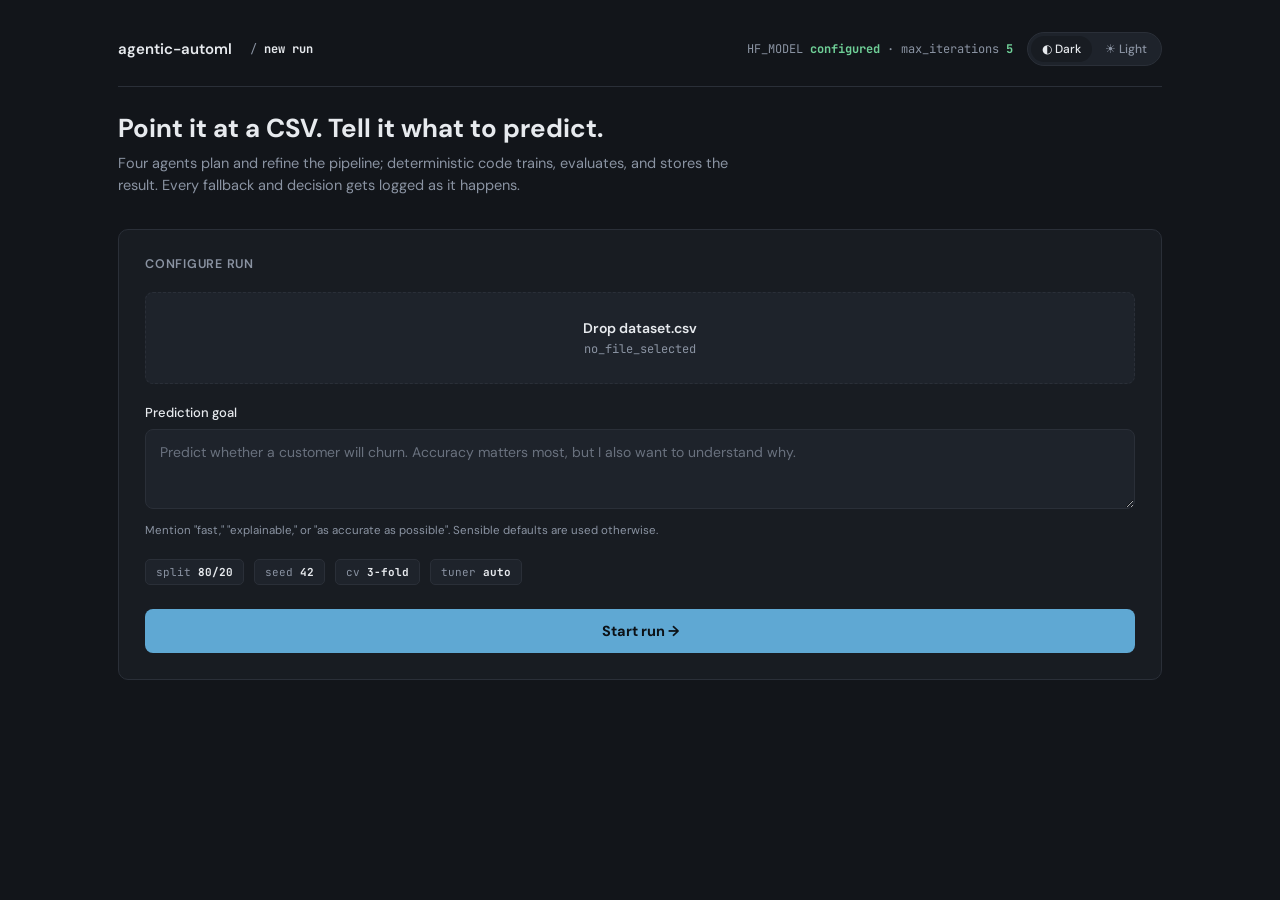
<file: src/agentic_automl/web/static/index.html>
<!doctype html>
<html lang="en" data-theme="dark">
<head>
<meta charset="utf-8">
<meta name="viewport" content="width=device-width, initial-scale=1">
<title>Agentic AutoML - Console</title>
<style>
@import url('https://fonts.googleapis.com/css2?family=DM+Sans:wght@400;500;600;700&family=JetBrains+Mono:wght@400;500;600&display=swap');
:root{--bg:#12151a;--panel:#181c22;--panel2:#1e232b;--line:#2a2f38;--text:#e7eaee;--dim:#8a93a2;--amber:#e3a857;--green:#6fcf97;--blue:#5fa8d3;--danger:#e0788a;--shadow:none}
html[data-theme=light]{--bg:#f6f7f9;--panel:#fff;--panel2:#f1f3f6;--line:#dfe3e8;--text:#181c22;--dim:#667082;--amber:#9c6423;--green:#1f8a5b;--blue:#1d6fa5;--danger:#c24a5d;--shadow:0 1px 2px rgba(20,24,30,.05)}
*{box-sizing:border-box}body{margin:0;background:var(--bg);color:var(--text);font-family:'DM Sans',sans-serif;transition:background .15s,color .15s}.wrap{max-width:1100px;margin:auto;padding:32px 28px 90px}.topbar{display:flex;justify-content:space-between;align-items:center;margin-bottom:8px;padding-bottom:20px;border-bottom:1px solid var(--line)}.brand-group,.top-actions,.theme-toggle,.panel-head,.results-head,.status-row{display:flex;align-items:center}.brand-group{gap:18px}.brand{font-size:15px;font-weight:600}.brand span{color:var(--dim);font-weight:400}.crumb,.env,.chip,.feed,.stat-val,td{font-family:'JetBrains Mono',monospace}.crumb,.env{font-size:12px;color:var(--dim)}.crumb b,.env b{color:var(--text)}.env b{color:var(--green)}.top-actions{gap:14px}.theme-toggle{gap:2px;padding:3px;background:var(--panel2);border:1px solid var(--line);border-radius:20px}.theme-toggle button,.btn{font-family:'DM Sans',sans-serif;cursor:pointer}.theme-toggle button{border:0;background:transparent;color:var(--dim);font-size:12px;padding:5px 11px;border-radius:16px;font-weight:500}.theme-toggle button.active{background:var(--panel);color:var(--text);box-shadow:var(--shadow)}.page{display:none}.page.visible{display:block}h1{font-size:26px;font-weight:700;margin:24px 0 8px;letter-spacing:0}.sub{color:var(--dim);font-size:14.5px;margin:0 0 32px;max-width:650px;line-height:1.5}.panel{background:var(--panel);border:1px solid var(--line);border-radius:10px;padding:26px;box-shadow:var(--shadow)}.panel-head{justify-content:space-between;margin-bottom:20px}.panel-title{font-size:12.5px;font-weight:600;color:var(--dim);text-transform:uppercase;letter-spacing:.06em}.drop{border:1px dashed var(--line);border-radius:8px;padding:26px 18px;text-align:center;cursor:pointer;background:var(--panel2)}.drop:hover,.drop.filled{border-color:var(--green)}.drop-title{font-size:14px;font-weight:600;margin-bottom:4px}.drop-sub{font-size:12px;color:var(--dim);font-family:'JetBrains Mono',monospace}label{display:block;font-size:13px;font-weight:500;margin:20px 0 8px}textarea,input[type=text]{width:100%;background:var(--panel2);border:1px solid var(--line);border-radius:8px;color:var(--text);padding:13px 14px;font:14px 'DM Sans',sans-serif}textarea{min-height:80px;resize:vertical}textarea:focus,input:focus{outline:none;border-color:var(--blue)}textarea::placeholder,input::placeholder{color:var(--dim);opacity:.7}.hint{font-size:11.5px;color:var(--dim);margin-top:8px;line-height:1.5}.env-row{display:flex;gap:10px;margin-top:20px;flex-wrap:wrap}.chip{font-size:11px;background:var(--panel2);border:1px solid var(--line);padding:5px 10px;border-radius:5px;color:var(--dim)}.chip b{color:var(--text)}.btn{margin-top:24px;width:100%;background:var(--blue);color:#0c1116;border:0;padding:13px;border-radius:8px;font-size:14.5px;font-weight:700}.btn:hover{filter:brightness(1.08)}.btn:disabled{opacity:.55;cursor:wait}.btn.secondary{background:var(--panel2);color:var(--text);border:1px solid var(--line)}.btn.ghost{background:transparent;color:var(--dim);border:1px solid var(--line);width:auto;padding:9px 16px;margin-top:0;font-size:13px}.btn.ghost:hover{color:var(--text);border-color:var(--dim)}.feed{font-size:12.5px;line-height:2;max-height:340px;overflow-y:auto}.feed-line{display:flex;gap:10px;animation:appear .25s ease forwards}.feed-time{color:var(--dim);flex-shrink:0;opacity:.7}.feed-tag{flex-shrink:0;width:100px;color:var(--amber)}.feed-tag.plan{color:var(--blue)}.feed-tag.execute{color:#c58fe0}.feed-tag.decision{color:var(--green)}.feed-msg{color:var(--dim)}.feed-msg b{color:var(--text);font-weight:500}@keyframes appear{from{opacity:0;transform:translateY(3px)}to{opacity:1;transform:none}}.status-row{justify-content:space-between;padding-top:16px;margin-top:16px;border-top:1px solid var(--line);font-size:11.5px}.status-row .k{color:var(--dim)}.status-row .v{font-family:'JetBrains Mono',monospace}.dot{display:inline-block;width:7px;height:7px;border-radius:50%;background:var(--green);margin-right:6px}.dot.pulse{animation:pulse 1.4s ease-in-out infinite}@keyframes pulse{50%{opacity:.35}}.status-stat{display:flex;gap:5px}.results{margin-top:26px;opacity:0;max-height:0;overflow:hidden;transition:opacity .4s,max-height .5s}.results.shown{opacity:1;max-height:3000px}.results-head{gap:10px;margin:28px 0 18px}.results-head h2{font-size:16px;margin:0}.badge,.decision-tag{font:11px 'JetBrains Mono',monospace;border:1px solid var(--line);border-radius:12px;padding:3px 9px;color:var(--green);background:var(--panel2)}.stat-grid{display:grid;grid-template-columns:repeat(4,1fr);gap:14px;margin-bottom:22px}.stat{background:var(--panel);border:1px solid var(--line);border-radius:10px;padding:18px;box-shadow:var(--shadow)}.stat-label{font-size:11.5px;color:var(--dim);margin-bottom:8px}.stat-val{font-size:19px;font-weight:600;overflow-wrap:anywhere}.stat-val.accent{color:var(--green)}.detail-grid{display:grid;grid-template-columns:1.2fr 1fr;gap:18px;margin-bottom:18px}table{width:100%;border-collapse:collapse;font-size:13px}th{text-align:left;font-size:11px;text-transform:uppercase;letter-spacing:.04em;color:var(--dim);font-weight:600;padding:8px 10px;border-bottom:1px solid var(--line)}td{padding:9px 10px;border-bottom:1px solid var(--line);font-size:12px}tr:last-child td{border-bottom:0}.decision-tag.refine{color:var(--blue)}.decision-tag.accept{color:var(--green)}.shap-list{display:flex;flex-direction:column;gap:10px}.shap-item{display:flex;align-items:center;gap:10px}.shap-name{font-size:12.5px;width:120px;flex-shrink:0;overflow:hidden;text-overflow:ellipsis}.shap-bar-track{flex:1;height:6px;background:var(--panel2);border-radius:3px;position:relative}.shap-bar-fill{position:absolute;inset:0 auto 0 0;background:var(--blue);border-radius:3px}.shap-val{font:11.5px 'JetBrains Mono',monospace;color:var(--dim);width:46px;text-align:right}.note-box{background:var(--panel2);border:1px solid var(--line);border-radius:8px;padding:14px 16px;font-size:12.5px;color:var(--dim);line-height:1.6}.note-box b{color:var(--text)}.final-actions{display:flex;gap:12px;margin-top:20px}.clarify{margin-top:20px}.error-box{color:var(--danger);border:1px solid var(--danger);padding:12px;border-radius:8px;margin-top:16px}.hidden{display:none!important}@media(max-width:820px){.topbar{align-items:flex-start;gap:16px;flex-direction:column}.env{display:none}.stat-grid{grid-template-columns:repeat(2,1fr)}.detail-grid{grid-template-columns:1fr}}@media(max-width:520px){.wrap{padding:22px 16px 60px}.stat-grid{grid-template-columns:1fr}.status-row{gap:8px;align-items:flex-start;flex-wrap:wrap}.feed-line{gap:6px}.feed-tag{width:78px}.final-actions{flex-direction:column}}
</style>
</head>
<body>
<div class="wrap">
<header class="topbar"><div class="brand-group"><div class="brand">agentic-automl</div><div class="crumb" id="crumb">/ <b>new run</b></div></div><div class="top-actions"><div class="env">HF_MODEL <b>configured</b> · max_iterations <b id="max-iterations">5</b></div><div class="theme-toggle"><button id="btn-dark" class="active" type="button">◐ Dark</button><button id="btn-light" type="button">☀ Light</button></div></div></header>
<section class="page visible" id="page-new"><h1>Point it at a CSV. Tell it what to predict.</h1><p class="sub">Four agents plan and refine the pipeline; deterministic code trains, evaluates, and stores the result. Every fallback and decision gets logged as it happens.</p><div class="panel"><div class="panel-head"><div class="panel-title">Configure run</div></div><input id="file" type="file" accept=".csv" hidden><div class="drop" id="dropzone" role="button" tabindex="0"><div class="drop-title" id="drop-title">Drop dataset.csv</div><div class="drop-sub" id="drop-sub">no_file_selected</div></div><label for="goal-input">Prediction goal</label><textarea id="goal-input" placeholder="Predict whether a customer will churn. Accuracy matters most, but I also want to understand why."></textarea><div class="hint">Mention "fast," "explainable," or "as accurate as possible". Sensible defaults are used otherwise.</div><div class="env-row"><div class="chip">split <b>80/20</b></div><div class="chip">seed <b>42</b></div><div class="chip">cv <b>3-fold</b></div><div class="chip">tuner <b>auto</b></div></div><button class="btn" id="start-btn" type="button">Start run →</button><div id="new-error" class="error-box hidden"></div></div></section>
<section class="page" id="page-run"><button class="btn ghost" id="back-btn" type="button">← New run</button><h1 style="margin-top:18px">Run <span id="run-id" style="color:var(--dim);font:20px 'JetBrains Mono',monospace">#</span></h1><p class="sub" id="run-goal-echo"></p><div class="panel"><div class="panel-head"><div class="panel-title">Agent activity</div><div class="chip"><span class="dot pulse" id="live-dot"></span><span id="live-label">running</span></div></div><div class="feed" id="feed"></div><div class="status-row"><div class="status-stat"><span class="k">iteration</span><span class="v" id="stat-iter">0 / 5</span></div><div class="status-stat"><span class="k">state</span><span class="v" id="stat-state">running</span></div><div class="status-stat"><span class="k">score</span><span class="v" id="stat-score">-</span></div></div></div><div class="clarify panel hidden" id="clarify-card"><div class="panel-title">Target column clarification</div><p id="clarify-question" class="sub" style="margin:14px 0"></p><input id="clarify-answer" type="text" placeholder="Type the exact column name"><button class="btn" id="clarify-btn" type="button">Continue</button></div><div id="run-error" class="error-box hidden"></div><div class="results" id="results"><div class="results-head"><span class="dot"></span><h2>Final report</h2><span class="badge">finalized</span></div><div class="stat-grid" id="stats"></div><div class="detail-grid"><div class="panel"><div class="panel-head"><div class="panel-title">Iteration history</div></div><div style="overflow-x:auto"><table><thead><tr><th>#</th><th>Weakest block</th><th>Score</th><th>Decision</th></tr></thead><tbody id="history"></tbody></table></div><div class="note-box hidden" id="fallback-note" style="margin-top:14px"></div></div><div class="panel"><div class="panel-head"><div class="panel-title">Top features (SHAP)</div></div><div class="shap-list" id="shap-list"></div><div id="no-shap" class="hint hidden">No SHAP summary was generated for this run.</div></div></div><div class="final-actions"><a id="download-link" class="btn" style="text-align:center;text-decoration:none;margin-top:0">Download model (.joblib)</a><button class="btn secondary" id="json-btn" type="button" style="margin-top:0">View full report JSON</button></div></div></section>
</div>
<script>
let currentRunId=null,pollHandle=null,seenActivity=0,lastReport=null;
const $=id=>document.getElementById(id), escapeHtml=value=>String(value??'').replace(/[&<>"']/g,c=>({'&':'&amp;','<':'&lt;','>':'&gt;','"':'&quot;',"'":'&#39;'}[c]));
function setTheme(mode){document.documentElement.dataset.theme=mode;$('btn-dark').classList.toggle('active',mode==='dark');$('btn-light').classList.toggle('active',mode==='light');localStorage.setItem('automl-theme',mode)}
function show(id){$(id).classList.remove('hidden')} function hide(id){$(id).classList.add('hidden')}
function tagClass(tag){return tag==='plan'?'feed-tag plan':tag==='execute'?'feed-tag execute':tag==='decision'?'feed-tag decision':'feed-tag'}
function formatTask(task){return escapeHtml(task).replace(/(score [0-9.]+)/gi,'<b>$1</b>')}
function renderActivity(data){const activity=data.activity_log||[];const feed=$('feed');activity.slice(seenActivity).forEach(item=>{const line=document.createElement('div');line.className='feed-line';line.innerHTML=`<span class="feed-time">${escapeHtml(item.time)}</span><span class="${tagClass(item.tag)}">${escapeHtml(item.tag)}</span><span class="feed-msg">${formatTask(item.message)}</span>`;feed.appendChild(line)});seenActivity=activity.length;feed.scrollTop=feed.scrollHeight}
function setFile(file){if(!file)return;$('file').files.length; $('dropzone').classList.add('filled');$('drop-title').textContent=file.name;$('drop-sub').textContent=`${(file.size/1024).toFixed(0)} KB · ready to upload`}
$('btn-dark').onclick=()=>setTheme('dark');$('btn-light').onclick=()=>setTheme('light');if(localStorage.getItem('automl-theme'))setTheme(localStorage.getItem('automl-theme'));
$('dropzone').onclick=()=>$('file').click();$('dropzone').onkeydown=e=>{if(e.key==='Enter'||e.key===' ')$('file').click()};$('file').onchange=e=>setFile(e.target.files[0]);
$('start-btn').onclick=async()=>{const file=$('file').files[0],goal=$('goal-input').value.trim();if(!file){$('new-error').textContent='Choose a CSV dataset first.';show('new-error');return}if(!goal){$('new-error').textContent='Describe what you want to predict.';show('new-error');return}hide('new-error');$('start-btn').disabled=true;const body=new FormData();body.append('file',file);body.append('goal',goal);try{const res=await fetch('/api/runs',{method:'POST',body});const data=await res.json();if(!res.ok)throw Error(data.detail||'Failed to start run');currentRunId=data.run_id;seenActivity=0;$('run-id').textContent='#'+data.run_id.slice(0,6);$('crumb').innerHTML='/ <b>run #'+data.run_id.slice(0,6)+'</b>';$('run-goal-echo').textContent=goal;$('page-new').classList.remove('visible');$('page-run').classList.add('visible');startPolling()}catch(error){$('new-error').textContent=error.message;show('new-error')}finally{$('start-btn').disabled=false}};
function startPolling(){if(pollHandle)clearInterval(pollHandle);pollHandle=setInterval(fetchStatus,900);fetchStatus()}
async function fetchStatus(){try{const res=await fetch(`/api/runs/${currentRunId}`),data=await res.json();if(!res.ok)throw Error(data.detail||'Could not load run');render(data);if(['finalized','failed','awaiting_clarification'].includes(data.status))clearInterval(pollHandle)}catch(error){$('run-error').textContent=error.message;show('run-error')}}
function render(data){$('max-iterations').textContent=data.max_iterations;renderActivity(data);$('stat-iter').textContent=`${data.iteration} / ${data.max_iterations}`;$('stat-state').textContent=data.status.replaceAll('_',' ');$('live-label').textContent=data.status.replaceAll('_',' ');$('live-dot').classList.toggle('pulse',data.status==='running');const logs=data.iteration_logs||[];const last=logs.at(-1);$('stat-score').textContent=last?Number(last.composite_score).toFixed(3):'-';if(data.status==='awaiting_clarification'){$('clarify-question').textContent=data.clarification_question;show('clarify-card')}if(data.status==='failed'){$('run-error').textContent=data.error||'The run failed.';show('run-error')}if(data.status==='finalized'&&data.final_report){renderReport(data.final_report)}}
$('clarify-btn').onclick=async()=>{const answer=$('clarify-answer').value.trim();if(!answer)return;const body=new FormData();body.append('answer',answer);await fetch(`/api/runs/${currentRunId}/clarify`,{method:'POST',body});hide('clarify-card');startPolling()};
function renderReport(report){if(lastReport===report)return;lastReport=report;const metrics=report.metrics||{};$('stats').innerHTML=[['Model family',report.model_family],['Composite score',Number(report.composite_score).toFixed(3),true],['Weighted F1',metrics.f1_weighted!==undefined?Number(metrics.f1_weighted).toFixed(3):Object.values(metrics)[0]??'-'],['Iterations run',`${(report.run_history||[]).length} / ${$('max-iterations').textContent}`]].map(s=>`<div class="stat"><div class="stat-label">${escapeHtml(s[0])}</div><div class="stat-val${s[2]?' accent':''}">${escapeHtml(s[1])}</div></div>`).join('');$('history').innerHTML=(report.run_history||[]).map(h=>`<tr><td>${h.iteration}</td><td>${escapeHtml(h.weakest_block||'-')}</td><td>${Number(h.composite_score).toFixed(3)}</td><td><span class="decision-tag ${h.decision==='accept'?'accept':'refine'}">${escapeHtml(h.decision)}</span></td></tr>`).join('');const features=report.shap_summary?.top_features||[];if(features.length){const max=Math.max(...features.map(x=>Number(x.mean_abs_shap)||0),1);$('shap-list').innerHTML=features.map(x=>`<div class="shap-item"><div class="shap-name" title="${escapeHtml(x.feature)}">${escapeHtml(x.feature)}</div><div class="shap-bar-track"><div class="shap-bar-fill" style="width:${((Number(x.mean_abs_shap)||0)/max*100).toFixed(0)}%"></div></div><div class="shap-val">${Number(x.mean_abs_shap).toFixed(2)}</div></div>`).join('')}else show('no-shap');const assumptions=report.assumptions||[];if(assumptions.length){$('fallback-note').innerHTML='<b>Run notes:</b> '+assumptions.map(escapeHtml).join(' · ');show('fallback-note')}$('download-link').href=`/api/runs/${report.run_id}/model`;$('json-btn').onclick=()=>{const blob=new Blob([JSON.stringify(report,null,2)],{type:'application/json'}),url=URL.createObjectURL(blob),a=document.createElement('a');a.href=url;a.download=`${report.run_id}-report.json`;a.click();URL.revokeObjectURL(url)};show('results');setTimeout(()=>$('results').scrollIntoView({behavior:'smooth',block:'start'}),250)}
$('back-btn').onclick=()=>{if(pollHandle)clearInterval(pollHandle);currentRunId=null;lastReport=null;seenActivity=0;$('feed').innerHTML='';$('results').classList.remove('shown');$('page-run').classList.remove('visible');$('page-new').classList.add('visible');$('crumb').innerHTML='/ <b>new run</b>'};
</script>
</body>
</html>
</file>
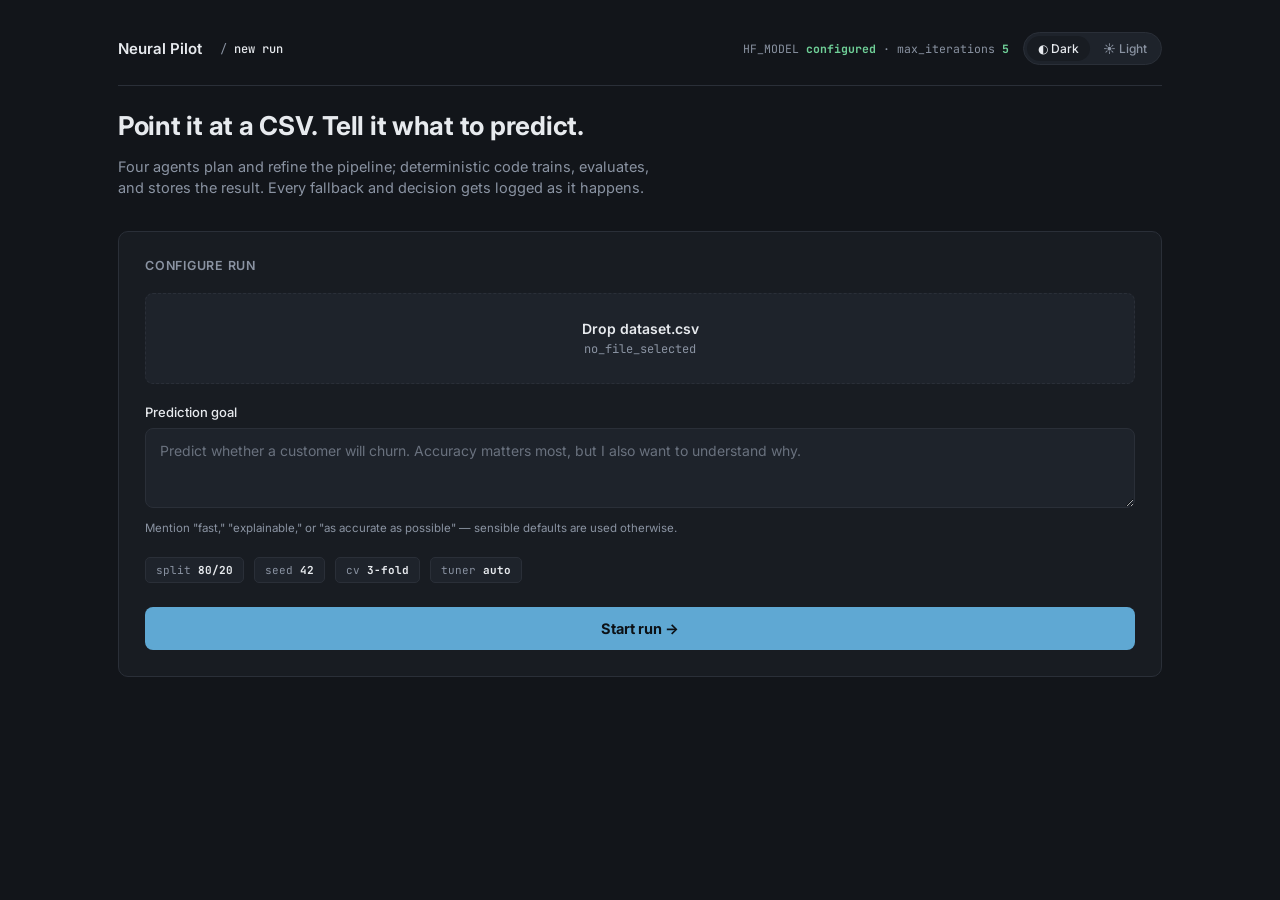
<file: Reference-UI.html>
<!DOCTYPE html>
<html lang="en" data-theme="dark">
<head>
<meta charset="UTF-8">
<title>Neural Pilot — Console</title>
<style>
  @import url('https://fonts.googleapis.com/css2?family=Inter:wght@400;500;600;700&family=JetBrains+Mono:wght@400;500;600&display=swap');

  :root{
    --bg:#12151A;
    --panel:#181C22;
    --panel-2:#1E232B;
    --line:#2A2F38;
    --text:#E7EAEE;
    --dim:#8A93A2;
    --amber:#E3A857;
    --green:#6FCF97;
    --blue:#5FA8D3;
    --danger:#E0788A;
    --shadow: none;
  }
  html[data-theme="light"]{
    --bg:#F6F7F9;
    --panel:#FFFFFF;
    --panel-2:#F1F3F6;
    --line:#DFE3E8;
    --text:#181C22;
    --dim:#667082;
    --amber:#9C6423;
    --green:#1F8A5B;
    --blue:#1D6FA5;
    --danger:#C24A5D;
    --shadow: 0 1px 2px rgba(20,24,30,0.05);
  }

  *{box-sizing:border-box;}
  body{
    margin:0;
    background:var(--bg);
    color:var(--text);
    font-family:'Inter',sans-serif;
    transition:background .15s ease, color .15s ease;
  }
  .wrap{
    max-width:1100px;
    margin:0 auto;
    padding:32px 28px 90px;
  }

  /* Top bar */
  .topbar{
    display:flex;
    justify-content:space-between;
    align-items:center;
    margin-bottom:8px;
    padding-bottom:20px;
    border-bottom:1px solid var(--line);
  }
  .brand-group{display:flex; align-items:center; gap:18px;}
  .brand{font-size:15px;font-weight:600;}
  .brand span{color:var(--dim);font-weight:400;}
  .crumb{
    font-family:'JetBrains Mono',monospace;
    font-size:12px;
    color:var(--dim);
  }
  .crumb b{color:var(--text); font-weight:500;}

  .top-actions{display:flex; align-items:center; gap:14px;}
  .env{
    font-family:'JetBrains Mono',monospace;
    font-size:11.5px;
    color:var(--dim);
  }
  .env b{color:var(--green);}

  .theme-toggle{
    display:flex;
    align-items:center;
    background:var(--panel-2);
    border:1px solid var(--line);
    border-radius:20px;
    padding:3px;
    cursor:pointer;
    gap:2px;
  }
  .theme-toggle button{
    border:none;
    background:transparent;
    color:var(--dim);
    font-size:12px;
    padding:5px 11px;
    border-radius:16px;
    cursor:pointer;
    font-family:'Inter',sans-serif;
    font-weight:500;
    display:flex;
    align-items:center;
    gap:5px;
  }
  .theme-toggle button.active{
    background:var(--panel);
    color:var(--text);
    box-shadow:var(--shadow);
  }

  /* Pages */
  .page{display:none;}
  .page.visible{display:block;}

  h1{
    font-size:26px;
    font-weight:700;
    margin:24px 0 8px;
    letter-spacing:-0.01em;
  }
  .sub{color:var(--dim); font-size:14.5px; margin-bottom:32px; max-width:540px; line-height:1.5;}

  .split{
    display:grid;
    grid-template-columns:1fr 1fr;
    gap:22px;
  }

  .panel{
    background:var(--panel);
    border:1px solid var(--line);
    border-radius:10px;
    padding:26px;
    box-shadow:var(--shadow);
  }
  .panel-head{
    display:flex;
    justify-content:space-between;
    align-items:center;
    margin-bottom:20px;
  }
  .panel-title{
    font-size:12.5px;
    font-weight:600;
    color:var(--dim);
    text-transform:uppercase;
    letter-spacing:0.06em;
  }

  .drop{
    border:1px dashed var(--line);
    border-radius:8px;
    padding:26px 18px;
    text-align:center;
    cursor:pointer;
    background:var(--panel-2);
  }
  .drop:hover{border-color:var(--blue);}
  .drop-title{font-size:14px;font-weight:600;margin-bottom:4px;}
  .drop-sub{font-size:12px;color:var(--dim); font-family:'JetBrains Mono',monospace;}
  .drop.filled{border-style:solid; border-color:var(--green);}

  label{
    display:block;
    font-size:13px;
    font-weight:500;
    margin:20px 0 8px;
    color:var(--text);
  }
  textarea, input[type="text"]{
    width:100%;
    background:var(--panel-2);
    border:1px solid var(--line);
    border-radius:8px;
    color:var(--text);
    padding:13px 14px;
    font-family:'Inter',sans-serif;
    font-size:14px;
  }
  textarea{min-height:80px; resize:vertical;}
  textarea::placeholder, input::placeholder{color:var(--dim); opacity:.7;}
  textarea:focus, input:focus{outline:none; border-color:var(--blue);}
  .hint{font-size:11.5px; color:var(--dim); margin-top:8px; line-height:1.5;}

  .env-row{
    display:flex;
    gap:10px;
    margin-top:20px;
    flex-wrap:wrap;
  }
  .chip{
    font-family:'JetBrains Mono',monospace;
    font-size:11px;
    background:var(--panel-2);
    border:1px solid var(--line);
    padding:5px 10px;
    border-radius:5px;
    color:var(--dim);
  }
  .chip b{color:var(--text);}

  .btn{
    margin-top:24px;
    width:100%;
    background:var(--blue);
    color:#0C1116;
    border:none;
    padding:13px;
    border-radius:8px;
    font-size:14.5px;
    font-weight:700;
    cursor:pointer;
    font-family:'Inter',sans-serif;
  }
  .btn:hover{filter:brightness(1.08);}
  .btn.secondary{
    background:var(--panel-2);
    color:var(--text);
    border:1px solid var(--line);
  }
  .btn.ghost{
    background:transparent;
    color:var(--dim);
    border:1px solid var(--line);
    width:auto;
    padding:9px 16px;
    margin-top:0;
    font-size:13px;
  }
  .btn.ghost:hover{color:var(--text); border-color:var(--dim);}

  /* Live feed */
  .feed{
    font-family:'JetBrains Mono',monospace;
    font-size:12.5px;
    line-height:2;
    max-height:340px;
    overflow-y:auto;
  }
  .feed-line{
    display:flex; gap:10px;
    opacity:0;
    animation:appear .25s ease forwards;
  }
  @keyframes appear{ to{opacity:1;} }
  .feed-time{color:var(--dim); flex-shrink:0; opacity:.7;}
  .feed-tag{ flex-shrink:0; width:110px; color:var(--amber);}
  .feed-tag.plan{color:var(--blue);}
  .feed-tag.reflect{color:#C58FE0;}
  .feed-tag.decide{color:var(--green);}
  .feed-msg{color:var(--dim);}
  .feed-msg b{color:var(--text); font-weight:500;}

  .cursor{
    display:inline-block;
    width:7px;height:13px;
    background:var(--blue);
    margin-left:2px;
    animation:blink 1s steps(1) infinite;
    vertical-align:middle;
  }
  @keyframes blink{50%{opacity:0;}}

  .status-row{
    display:flex;
    justify-content:space-between;
    padding-top:16px;
    margin-top:16px;
    border-top:1px solid var(--line);
    font-size:11.5px;
  }
  .status-row .k{color:var(--dim);}
  .status-row .v{font-family:'JetBrains Mono',monospace; color:var(--text);}
  .dot{
    display:inline-block;
    width:7px;height:7px;
    border-radius:50%;
    background:var(--green);
    margin-right:6px;
  }
  .dot.pulse{ animation:pulse 1.4s ease-in-out infinite; }
  @keyframes pulse{ 0%,100%{opacity:1;} 50%{opacity:.35;} }

  /* Results section (page 2, revealed below feed) */
  .results{
    margin-top:26px;
    opacity:0;
    max-height:0;
    overflow:hidden;
    transition:opacity .4s ease, max-height .5s ease;
  }
  .results.shown{ opacity:1; max-height:2400px; }

  .results-head{
    display:flex;
    align-items:center;
    gap:10px;
    margin-bottom:18px;
  }
  .results-head .dot{background:var(--green);}
  .results-head h2{font-size:16px; font-weight:700; margin:0;}
  .results-head .badge{
    font-family:'JetBrains Mono',monospace;
    font-size:11px;
    color:var(--green);
    background:var(--panel-2);
    border:1px solid var(--line);
    padding:3px 9px;
    border-radius:12px;
  }

  .stat-grid{
    display:grid;
    grid-template-columns:repeat(4,1fr);
    gap:14px;
    margin-bottom:22px;
  }
  .stat{
    background:var(--panel);
    border:1px solid var(--line);
    border-radius:10px;
    padding:18px;
    box-shadow:var(--shadow);
  }
  .stat-label{font-size:11.5px; color:var(--dim); margin-bottom:8px;}
  .stat-val{font-family:'JetBrains Mono',monospace; font-size:21px; font-weight:600;}
  .stat-val.accent{color:var(--green);}

  .detail-grid{
    display:grid;
    grid-template-columns:1.2fr 1fr;
    gap:18px;
    margin-bottom:18px;
  }

  table{width:100%; border-collapse:collapse; font-size:13px;}
  th{
    text-align:left;
    font-size:11px;
    text-transform:uppercase;
    letter-spacing:.04em;
    color:var(--dim);
    font-weight:600;
    padding:8px 10px;
    border-bottom:1px solid var(--line);
  }
  td{
    padding:9px 10px;
    border-bottom:1px solid var(--line);
    font-family:'JetBrains Mono',monospace;
    font-size:12.5px;
  }
  tr:last-child td{border-bottom:none;}
  .decision-tag{
    font-size:11px;
    padding:2px 8px;
    border-radius:10px;
    font-family:'JetBrains Mono',monospace;
  }
  .decision-tag.refine{background:rgba(95,168,211,.15); color:var(--blue);}
  .decision-tag.accept{background:rgba(111,207,151,.15); color:var(--green);}

  .shap-list{display:flex; flex-direction:column; gap:10px;}
  .shap-item{display:flex; align-items:center; gap:10px;}
  .shap-name{font-size:12.5px; width:120px; flex-shrink:0;}
  .shap-bar-track{flex:1; height:6px; background:var(--panel-2); border-radius:3px; position:relative;}
  .shap-bar-fill{position:absolute; top:0; left:0; bottom:0; background:var(--blue); border-radius:3px;}
  .shap-val{font-family:'JetBrains Mono',monospace; font-size:11.5px; color:var(--dim); width:46px; text-align:right;}

  .note-box{
    background:var(--panel-2);
    border:1px solid var(--line);
    border-radius:8px;
    padding:14px 16px;
    font-size:12.5px;
    color:var(--dim);
    line-height:1.6;
  }
  .note-box b{color:var(--text);}

  .final-actions{
    display:flex;
    gap:12px;
    margin-top:20px;
  }

  @media(max-width:820px){
    .split, .detail-grid{grid-template-columns:1fr;}
    .stat-grid{grid-template-columns:repeat(2,1fr);}
  }
</style>
</head>
<body>
<div class="wrap">

  <div class="topbar">
    <div class="brand-group">
      <div class="brand">Neural Pilot</div>
      <div class="crumb" id="crumb">/ <b>new run</b></div>
    </div>
    <div class="top-actions">
      <div class="env">HF_MODEL <b>configured</b> · max_iterations <b>5</b></div>
      <div class="theme-toggle">
        <button id="btn-dark" class="active" onclick="setTheme('dark')">◐ Dark</button>
        <button id="btn-light" onclick="setTheme('light')">☀ Light</button>
      </div>
    </div>
  </div>

  <!-- PAGE 1: NEW RUN -->
  <section class="page visible" id="page-new">
    <h1>Point it at a CSV. Tell it what to predict.</h1>
    <p class="sub">Four agents plan and refine the pipeline; deterministic code trains, evaluates, and stores the result. Every fallback and decision gets logged as it happens.</p>

    <div class="panel">
      <div class="panel-head"><div class="panel-title">Configure run</div></div>

      <div class="drop" id="dropzone" onclick="fillDrop()">
        <div class="drop-title" id="drop-title">Drop dataset.csv</div>
        <div class="drop-sub" id="drop-sub">no_file_selected</div>
      </div>

      <label>Prediction goal</label>
      <textarea id="goal-input" placeholder="Predict whether a customer will churn. Accuracy matters most, but I also want to understand why."></textarea>
      <div class="hint">Mention "fast," "explainable," or "as accurate as possible" — sensible defaults are used otherwise.</div>

      <div class="env-row">
        <div class="chip">split <b>80/20</b></div>
        <div class="chip">seed <b>42</b></div>
        <div class="chip">cv <b>3-fold</b></div>
        <div class="chip">tuner <b>auto</b></div>
      </div>

      <button class="btn" onclick="startRun()">Start run →</button>
    </div>
  </section>

  <!-- PAGE 2: RUN + RESULTS -->
  <section class="page" id="page-run">
    <button class="btn ghost" onclick="goBack()" style="margin-bottom:18px;">← New run</button>

    <h1 style="margin-top:0;">Run <span id="run-id" style="color:var(--dim); font-family:'JetBrains Mono',monospace; font-size:20px;">#a41f9c</span></h1>
    <p class="sub" id="run-goal-echo">Predict whether a customer will churn. Accuracy matters most, but I also want to understand why.</p>

    <div class="panel">
      <div class="panel-head">
        <div class="panel-title">Agent activity</div>
        <div class="chip" id="live-chip"><span class="dot pulse" id="live-dot"></span><span id="live-label">running</span></div>
      </div>

      <div class="feed" id="feed"></div>

      <div class="status-row">
        <div><span class="k">iteration</span> <span class="v" id="stat-iter">1 / 5</span></div>
        <div><span class="k">state</span> <span class="v" id="stat-state">running</span></div>
        <div><span class="k">score</span> <span class="v" id="stat-score">—</span></div>
      </div>
    </div>

    <!-- RESULTS -->
    <div class="results" id="results">
      <div class="results-head" style="margin-top:28px;">
        <span class="dot"></span>
        <h2>Final report</h2>
        <span class="badge">finalized</span>
      </div>

      <div class="stat-grid">
        <div class="stat">
          <div class="stat-label">Model family</div>
          <div class="stat-val">GradientBoosting</div>
        </div>
        <div class="stat">
          <div class="stat-label">Composite score</div>
          <div class="stat-val accent">0.891</div>
        </div>
        <div class="stat">
          <div class="stat-label">Weighted F1</div>
          <div class="stat-val">0.874</div>
        </div>
        <div class="stat">
          <div class="stat-label">Iterations run</div>
          <div class="stat-val">3 / 5</div>
        </div>
      </div>

      <div class="detail-grid">
        <div class="panel">
          <div class="panel-head"><div class="panel-title">Iteration history</div></div>
          <table>
            <tr><th>#</th><th>Weakest block</th><th>Score</th><th>Decision</th></tr>
            <tr><td>1</td><td>feature engineering</td><td>0.842</td><td><span class="decision-tag refine">refine</span></td></tr>
            <tr><td>2</td><td>model tuning</td><td>0.867</td><td><span class="decision-tag refine">refine</span></td></tr>
            <tr><td>3</td><td>—</td><td>0.891</td><td><span class="decision-tag accept">accept</span></td></tr>
          </table>
          <div class="note-box" style="margin-top:14px;">
            <b>Fallback used:</b> feature-engineering step "AutoFeatureSynth" was not recognized and was skipped in iteration 1 — no effect on final result.
          </div>
        </div>

        <div class="panel">
          <div class="panel-head"><div class="panel-title">Top features (SHAP)</div></div>
          <div class="shap-list">
            <div class="shap-item"><div class="shap-name">tenure_months</div><div class="shap-bar-track"><div class="shap-bar-fill" style="width:88%"></div></div><div class="shap-val">0.31</div></div>
            <div class="shap-item"><div class="shap-name">monthly_charges</div><div class="shap-bar-track"><div class="shap-bar-fill" style="width:64%"></div></div><div class="shap-val">0.22</div></div>
            <div class="shap-item"><div class="shap-name">contract_type</div><div class="shap-bar-track"><div class="shap-bar-fill" style="width:51%"></div></div><div class="shap-val">0.18</div></div>
            <div class="shap-item"><div class="shap-name">support_calls</div><div class="shap-bar-track"><div class="shap-bar-fill" style="width:34%"></div></div><div class="shap-val">0.12</div></div>
            <div class="shap-item"><div class="shap-name">payment_method</div><div class="shap-bar-track"><div class="shap-bar-fill" style="width:21%"></div></div><div class="shap-val">0.07</div></div>
          </div>
        </div>
      </div>

      <div class="final-actions">
        <button class="btn" style="margin-top:0;">Download model (.joblib)</button>
        <button class="btn secondary" style="margin-top:0;">View full report JSON</button>
      </div>
    </div>
  </section>

</div>

<script>
  function setTheme(mode){
    document.documentElement.setAttribute('data-theme', mode);
    document.getElementById('btn-dark').classList.toggle('active', mode==='dark');
    document.getElementById('btn-light').classList.toggle('active', mode==='light');
  }

  function fillDrop(){
    document.getElementById('dropzone').classList.add('filled');
    document.getElementById('drop-title').textContent = 'customer_churn.csv';
    document.getElementById('drop-sub').textContent = '4 218 rows · 12 columns · 340 KB';
  }

  const feedScript = [
    {t:'00:00.1', tag:'requirement', msg:'reading dataset · <b>4 218 rows</b>, 12 columns'},
    {t:'00:01.4', tag:'requirement', msg:'target guessed as <b>churned</b> · confidence 0.91'},
    {t:'00:02.0', tag:'requirement', msg:'problem type · <b>classification</b>'},
    {t:'00:02.8', tag:'plan', msg:'encoder → <b>OneHotEncoder</b>, scaler → <b>StandardScaler</b>'},
    {t:'00:03.1', tag:'plan', msg:'model family → <b>GradientBoosting</b>, tuner → <b>OptunaTPE</b>'},
    {t:'00:03.2', tag:'plan', msg:'plan verified · no blocking issues'},
    {t:'00:11.6', tag:'reflect', msg:'weakest block → <b>feature engineering</b>'},
    {t:'00:11.9', tag:'decide', msg:'score 0.842 → <b>refine</b> and continue'},
    {t:'00:19.3', tag:'reflect', msg:'weakest block → <b>model tuning</b>'},
    {t:'00:19.6', tag:'decide', msg:'score 0.867 → <b>refine</b> and continue'},
    {t:'00:27.0', tag:'reflect', msg:'no net gain from further refinement'},
    {t:'00:27.3', tag:'decide', msg:'score 0.891 → <b>accept</b> · run finalized'},
  ];

  function tagClass(tag){
    if(tag==='plan') return 'feed-tag plan';
    if(tag==='reflect') return 'feed-tag reflect';
    if(tag==='decide') return 'feed-tag decide';
    return 'feed-tag';
  }

  function startRun(){
    const goal = document.getElementById('goal-input').value.trim();
    if(goal) document.getElementById('run-goal-echo').textContent = goal;

    document.getElementById('page-new').classList.remove('visible');
    document.getElementById('page-run').classList.add('visible');
    document.getElementById('crumb').innerHTML = '/ <b>run #a41f9c</b>';

    const feed = document.getElementById('feed');
    feed.innerHTML = '';
    document.getElementById('results').classList.remove('shown');
    document.getElementById('stat-state').textContent = 'running';
    document.getElementById('stat-score').textContent = '—';
    document.getElementById('stat-iter').textContent = '1 / 5';
    document.getElementById('live-label').textContent = 'running';
    document.getElementById('live-dot').classList.add('pulse');

    feedScript.forEach((line, i) => {
      setTimeout(() => {
        const div = document.createElement('div');
        div.className = 'feed-line';
        div.innerHTML = `<span class="feed-time">${line.t}</span><span class="${tagClass(line.tag)}">${line.tag}</span><span class="feed-msg">${line.msg}</span>`;
        feed.appendChild(div);
        feed.scrollTop = feed.scrollHeight;

        if(line.tag==='decide'){
          const scoreMatch = line.msg.match(/score ([\d.]+)/);
          if(scoreMatch) document.getElementById('stat-score').textContent = scoreMatch[1];
        }

        if(i === feedScript.length - 1){
          document.getElementById('stat-state').textContent = 'finalized';
          document.getElementById('stat-iter').textContent = '3 / 5';
          document.getElementById('live-label').textContent = 'finalized';
          document.getElementById('live-dot').classList.remove('pulse');
          setTimeout(() => {
            document.getElementById('results').classList.add('shown');
            document.getElementById('results').scrollIntoView({behavior:'smooth', block:'start'});
          }, 500);
        }
      }, i * 450);
    });
  }

  function goBack(){
    document.getElementById('page-run').classList.remove('visible');
    document.getElementById('page-new').classList.add('visible');
    document.getElementById('crumb').innerHTML = '/ <b>new run</b>';
  }
</script>
</body>
</html>
</file>
